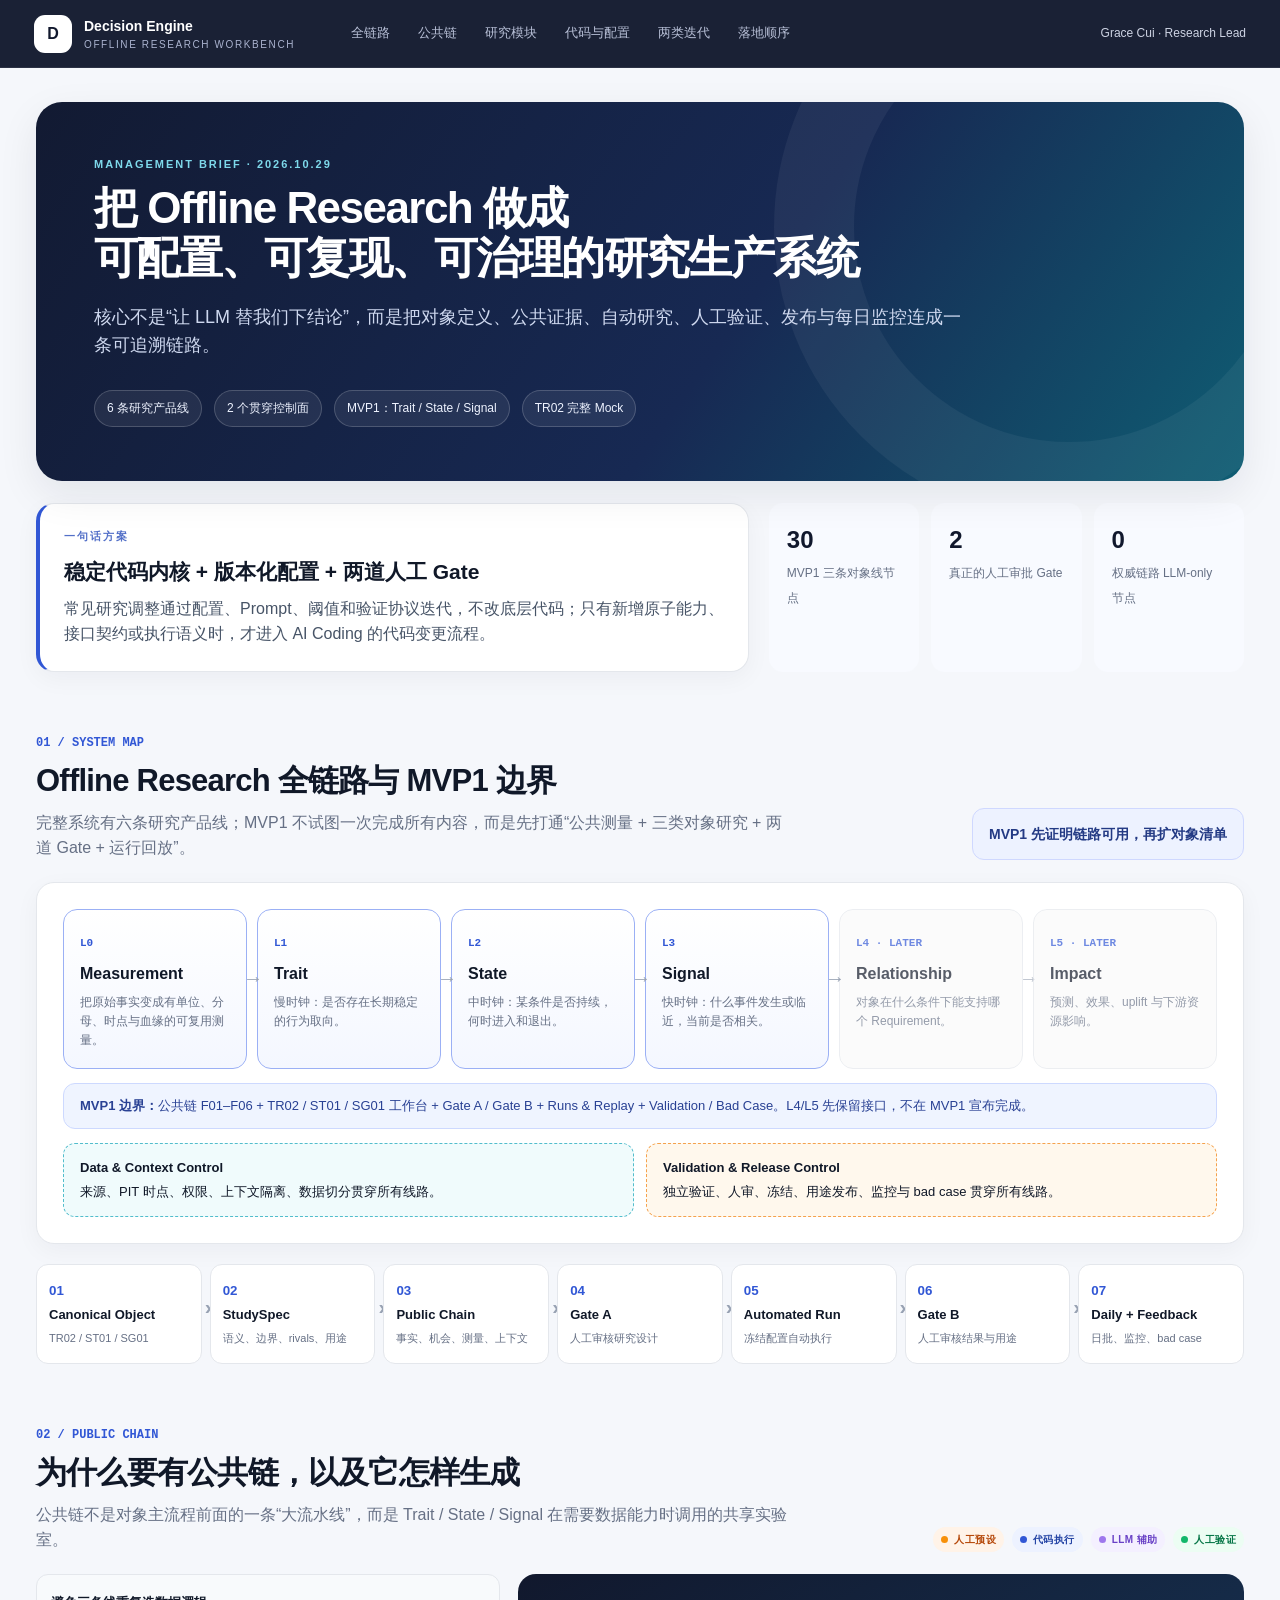
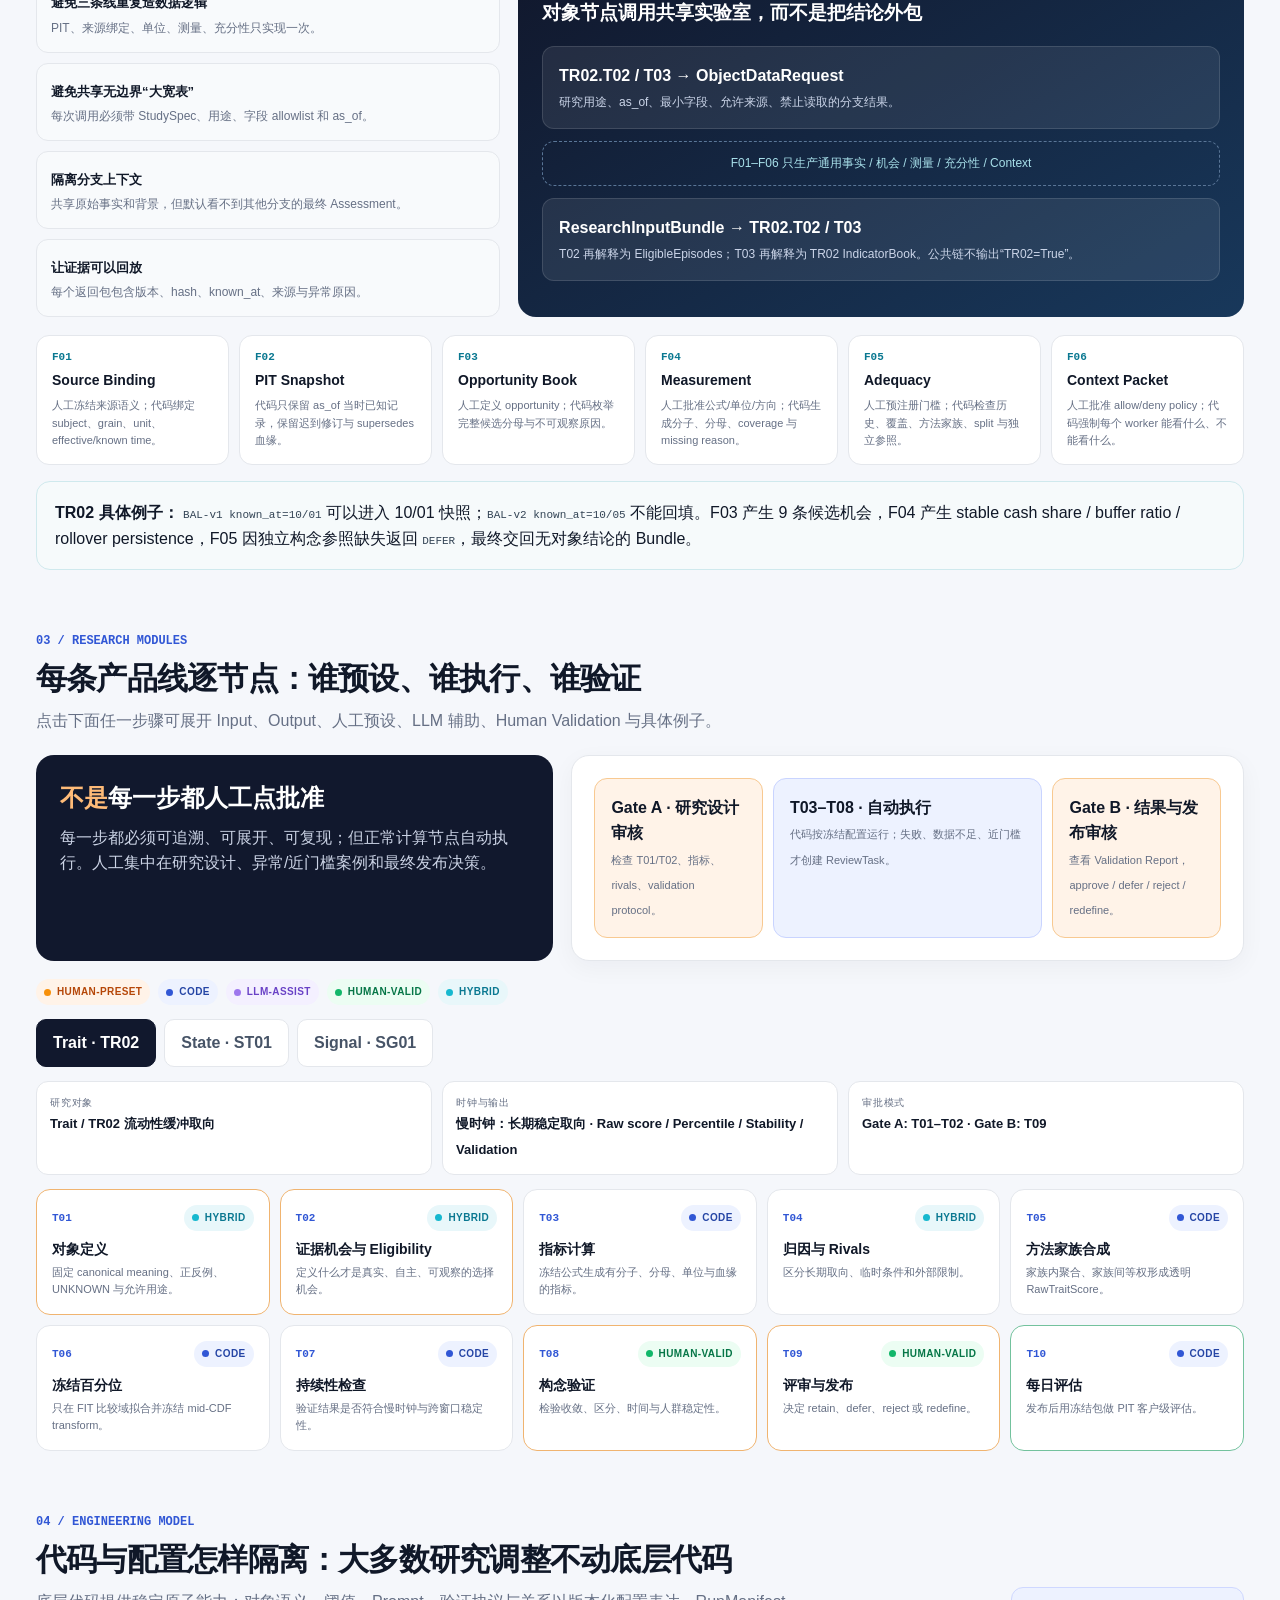
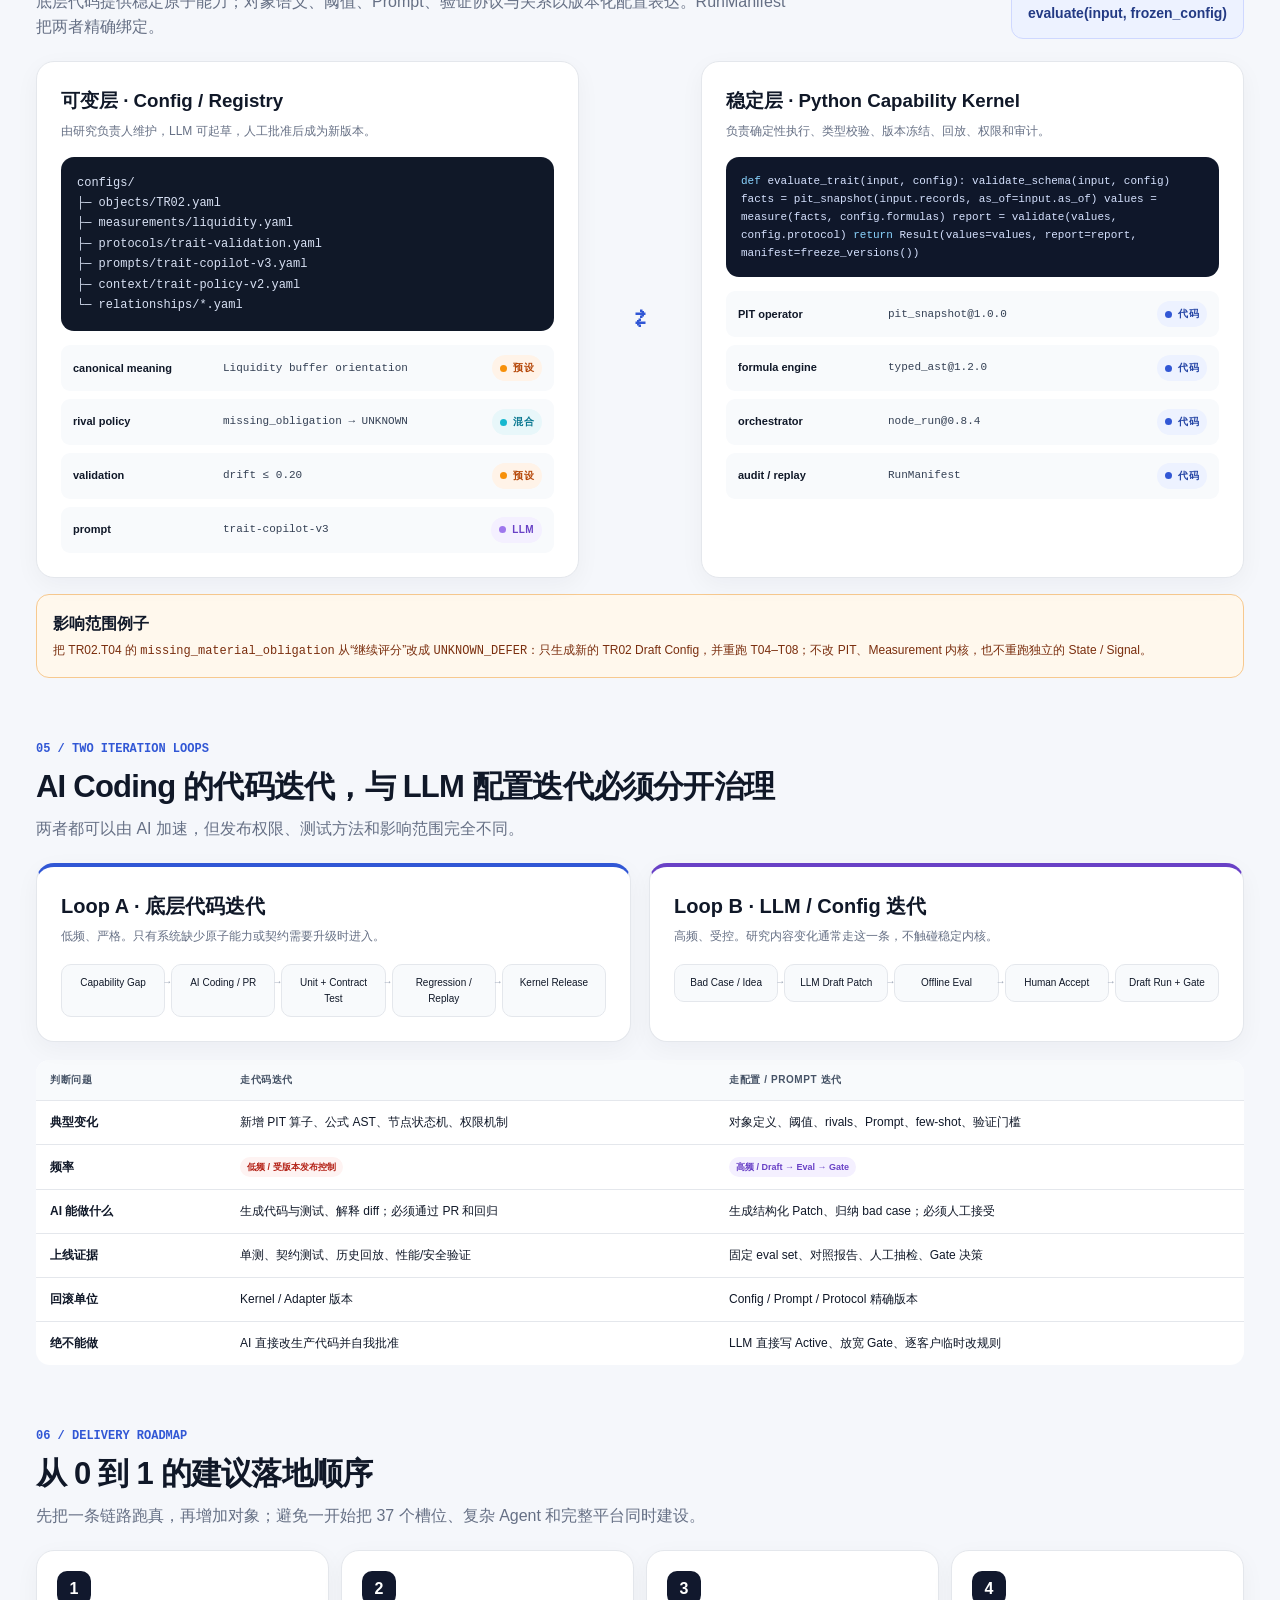
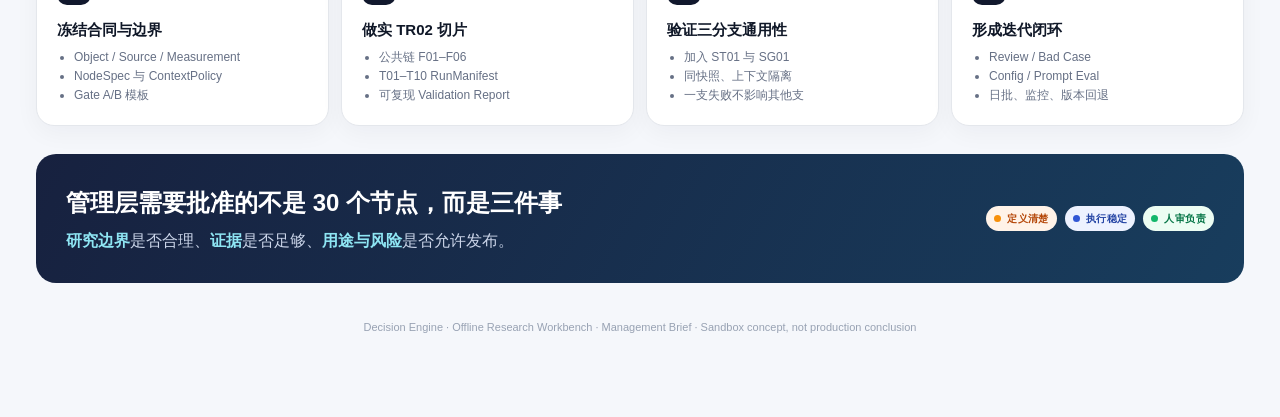
<file: boss_report/index.html>
<!doctype html>
<html lang="zh-CN">
<head>
  <meta charset="utf-8">
  <meta name="viewport" content="width=device-width, initial-scale=1">
  <meta name="description" content="Decision Engine Offline Research Workbench 管理层汇报">
  <title>Offline Research Workbench｜管理层汇报</title>
  <style>
    :root{
      --ink:#101828;--muted:#667085;--line:#e4e7ec;--surface:#fff;--canvas:#f5f7fb;
      --navy:#11182d;--blue:#3157d5;--blue-soft:#edf2ff;--cyan:#0a7891;--cyan-soft:#e8f7fa;
      --orange:#b54708;--orange-soft:#fff3e8;--green:#067647;--green-soft:#ecfdf3;
      --purple:#6941c6;--purple-soft:#f4f0ff;--red:#b42318;--red-soft:#fef3f2;
      --shadow:0 14px 40px rgba(16,24,40,.08);--radius:18px;
    }
    *{box-sizing:border-box}html{scroll-behavior:smooth}body{margin:0;background:var(--canvas);color:var(--ink);font-family:Inter,"PingFang SC","Microsoft YaHei",Arial,sans-serif;line-height:1.58}
    button{font:inherit}.topbar{position:sticky;top:0;z-index:50;height:68px;background:rgba(17,24,45,.96);color:#fff;display:flex;align-items:center;padding:0 34px;border-bottom:1px solid rgba(255,255,255,.08);backdrop-filter:blur(12px)}
    .brand{display:flex;align-items:center;gap:12px;min-width:305px}.brand-mark{width:38px;height:38px;border-radius:11px;background:#fff;color:var(--navy);display:grid;place-items:center;font-weight:900}.brand-copy strong{display:block;font-size:14px}.brand-copy span{display:block;font-size:10px;letter-spacing:.16em;color:#aab3cf}
    .topnav{display:flex;gap:4px;overflow:auto;scrollbar-width:none}.topnav a{color:#b9c1d8;text-decoration:none;padding:9px 12px;border-radius:9px;font-size:13px;white-space:nowrap}.topnav a:hover{background:rgba(255,255,255,.08);color:#fff}.presenter{margin-left:auto;color:#cdd3e3;font-size:12px;white-space:nowrap}
    main{max-width:1440px;margin:0 auto;padding:34px 36px 80px}.hero{background:linear-gradient(125deg,#121a32 0%,#172953 58%,#0f5d73 100%);color:#fff;border-radius:26px;padding:54px 58px;box-shadow:var(--shadow);position:relative;overflow:hidden}.hero:after{content:"";position:absolute;width:430px;height:430px;border-radius:50%;border:80px solid rgba(255,255,255,.05);right:-120px;top:-170px}.eyebrow{font-size:11px;font-weight:800;letter-spacing:.18em;text-transform:uppercase;color:#5370c8;margin-bottom:10px}.hero .eyebrow{color:#7ed9eb}.hero h1{font-size:44px;line-height:1.13;margin:0;letter-spacing:-.035em;max-width:850px}.hero p{font-size:18px;color:#ced8ef;max-width:880px;margin:20px 0 30px}.hero-meta{display:flex;gap:12px;flex-wrap:wrap}.hero-chip{padding:8px 12px;border:1px solid rgba(255,255,255,.18);border-radius:999px;background:rgba(255,255,255,.07);font-size:12px;color:#eef3ff}
    .executive{display:grid;grid-template-columns:1.2fr .8fr;gap:20px;margin-top:22px}.card{background:var(--surface);border:1px solid var(--line);border-radius:var(--radius);box-shadow:0 7px 24px rgba(16,24,40,.045)}.card-body{padding:24px}.thesis{border-left:4px solid var(--blue)}.thesis h2{font-size:21px;margin:0 0 8px}.thesis p{margin:0;color:#475467}.outcome-grid{display:grid;grid-template-columns:repeat(3,1fr);gap:12px}.outcome{padding:18px;border-radius:14px;background:#f8faff}.outcome b{display:block;font-size:24px;color:var(--navy)}.outcome span{font-size:12px;color:var(--muted)}
    section{scroll-margin-top:88px;margin-top:62px}.section-head{display:flex;align-items:flex-end;justify-content:space-between;gap:24px;margin-bottom:22px}.section-head h2{font-size:31px;letter-spacing:-.025em;margin:4px 0}.section-head p{margin:0;color:var(--muted);max-width:760px}.section-no{font-family:ui-monospace,SFMono-Regular,Consolas,monospace;font-size:12px;color:var(--blue);font-weight:800}.key-answer{padding:14px 16px;border-radius:12px;background:var(--blue-soft);border:1px solid #cfd8ff;color:#233a84;font-size:14px;font-weight:700}
    .legend{display:flex;gap:8px;flex-wrap:wrap}.badge{display:inline-flex;align-items:center;gap:6px;padding:5px 8px;border-radius:999px;font-size:10px;font-weight:850;letter-spacing:.04em;white-space:nowrap}.badge:before{content:"";width:7px;height:7px;border-radius:50%}.preset{background:var(--orange-soft);color:var(--orange)}.preset:before{background:#f79009}.code{background:var(--blue-soft);color:#2545a5}.code:before{background:var(--blue)}.llm{background:var(--purple-soft);color:var(--purple)}.llm:before{background:#9e77ed}.human{background:var(--green-soft);color:var(--green)}.human:before{background:#12b76a}.hybrid{background:var(--cyan-soft);color:var(--cyan)}.hybrid:before{background:#16b8cf}
    .architecture{padding:26px;overflow:hidden}.arch-track{display:grid;grid-template-columns:repeat(6,1fr);gap:10px;align-items:stretch}.arch-node{position:relative;padding:18px 16px;border-radius:14px;border:1px solid var(--line);background:#fff;min-height:146px}.arch-node:after{content:"→";position:absolute;right:-17px;top:53px;color:#98a2b3;font-weight:900;font-size:20px;z-index:2}.arch-node:last-child:after{display:none}.arch-node .id{font:800 11px ui-monospace,monospace;color:var(--blue)}.arch-node h3{font-size:16px;margin:8px 0 6px}.arch-node p{font-size:12px;color:var(--muted);margin:0}.arch-node.mvp{border-color:#9bb0f5;background:linear-gradient(180deg,#fff,#f4f7ff)}.arch-node.later{opacity:.7;background:#fafafa}.mvp-band{margin-top:14px;padding:12px 16px;border-radius:12px;background:#eff4ff;border:1px solid #cdd9ff;font-size:13px;color:#294194}.control-planes{display:grid;grid-template-columns:1fr 1fr;gap:12px;margin-top:14px}.control{padding:14px 16px;border-radius:12px;border:1px dashed #98a2b3;font-size:13px}.control strong{display:block;margin-bottom:3px}.control.data{background:#f0fbfc;border-color:#52bdcc}.control.validation{background:#fff8ed;border-color:#f5a24d}
    .mvp-flow{display:grid;grid-template-columns:repeat(7,1fr);gap:8px;margin-top:20px}.flow-node{padding:15px 12px;background:#fff;border:1px solid var(--line);border-radius:12px;position:relative}.flow-node:not(:last-child):after{content:"›";position:absolute;right:-11px;top:25px;color:#98a2b3;font-size:21px;font-weight:900}.flow-node small{display:block;color:var(--blue);font-weight:800}.flow-node b{font-size:13px}.flow-node span{display:block;color:var(--muted);font-size:11px;margin-top:4px}
    .public-layout{display:grid;grid-template-columns:.78fr 1.22fr;gap:18px}.why-list{display:grid;gap:10px}.why{padding:14px;border-radius:12px;background:#f8fafc;border:1px solid var(--line)}.why strong{font-size:13px}.why p{font-size:12px;color:var(--muted);margin:4px 0 0}.call-return{padding:24px;background:linear-gradient(150deg,#11182d,#18385b);color:#fff;border-radius:var(--radius);min-height:100%}.call-return h3{margin:0 0 18px}.callbox,.returnbox{padding:16px;border-radius:12px;background:rgba(255,255,255,.08);border:1px solid rgba(255,255,255,.12)}.callbox b,.returnbox b{display:block}.callbox p,.returnbox p{font-size:12px;color:#cbd5e9;margin:5px 0 0}.lab{margin:12px 0;padding:12px;border:1px dashed #5a7697;border-radius:12px;text-align:center;color:#a8e0ea;font-size:12px}.public-steps{display:grid;grid-template-columns:repeat(6,1fr);gap:10px;margin-top:18px}.public-step{padding:15px;background:#fff;border:1px solid var(--line);border-radius:13px}.public-step .n{color:var(--cyan);font:800 11px ui-monospace,monospace}.public-step h4{margin:6px 0;font-size:14px}.public-step p{font-size:11px;color:var(--muted);margin:0}.public-example{margin-top:16px;padding:18px;border-radius:14px;background:#f6fafb;border:1px solid #cfe9ed}.public-example code{font-family:ui-monospace,Consolas,monospace;font-size:11px;color:#345}
    .review-model{display:grid;grid-template-columns:1fr 1.3fr;gap:18px;margin-bottom:18px}.review-answer{padding:24px;background:var(--navy);color:#fff;border-radius:var(--radius)}.review-answer h3{font-size:24px;margin:0 0 8px}.review-answer p{color:#cbd3e5;margin:0}.review-answer .no{color:#ffbb78}.gate-strip{padding:22px}.gate-flow{display:grid;grid-template-columns:1fr 1.6fr 1fr;gap:10px}.gate{border-radius:13px;padding:16px;border:1px solid var(--line)}.gate.a,.gate.b{background:var(--orange-soft);border-color:#f8c991}.gate.auto{background:var(--blue-soft);border-color:#c9d4ff}.gate strong{display:block}.gate span{font-size:11px;color:var(--muted)}
    .tabs{display:flex;gap:8px;margin-bottom:14px}.tab{border:1px solid var(--line);background:#fff;border-radius:10px;padding:10px 16px;color:#475467;font-weight:750;cursor:pointer}.tab.active{background:var(--navy);border-color:var(--navy);color:#fff}.line-summary{display:grid;grid-template-columns:1fr 1fr 1fr;gap:10px;margin-bottom:14px}.line-summary div{padding:13px;background:#fff;border:1px solid var(--line);border-radius:12px}.line-summary label{display:block;font-size:10px;color:var(--muted);text-transform:uppercase;letter-spacing:.08em}.line-summary strong{font-size:13px}.steps{display:grid;grid-template-columns:repeat(5,1fr);gap:10px}.step-card{border:1px solid var(--line);background:#fff;border-radius:14px;overflow:hidden;transition:.18s ease}.step-card:hover{transform:translateY(-2px);box-shadow:0 9px 20px rgba(16,24,40,.07)}.step-toggle{width:100%;border:0;background:transparent;text-align:left;padding:15px;cursor:pointer;color:inherit}.step-top{display:flex;align-items:center;justify-content:space-between}.step-id{font:850 11px ui-monospace,monospace;color:var(--blue)}.step-card h4{margin:7px 0 4px;font-size:14px}.step-card .purpose{font-size:11px;color:var(--muted);min-height:35px;margin:0}.step-detail{display:none;padding:0 15px 15px;border-top:1px solid var(--line)}.step-card.open .step-detail{display:block}.io{display:grid;grid-template-columns:1fr 1fr;gap:7px;margin-top:12px}.io div{background:#f8fafc;border-radius:8px;padding:8px}.io label{display:block;font-size:9px;color:var(--muted);font-weight:800}.io span{font-size:10px}.responsibility{margin-top:9px;display:grid;gap:6px}.rline{font-size:10px}.rline b{display:inline-block;min-width:74px}.example{margin-top:9px;padding:9px;border-left:3px solid var(--cyan);background:#f2fafb;font-size:10px;color:#344054}.step-card.gate-step{border-color:#f0b470}.step-card.release-step{border-color:#73c29d}
    .config-code{display:grid;grid-template-columns:1fr 90px 1fr;gap:16px;align-items:stretch}.plane{padding:24px}.plane h3{margin:0 0 6px}.plane>p{font-size:12px;color:var(--muted);margin:0 0 16px}.filetree{font:12px/1.7 ui-monospace,Consolas,monospace;background:#101828;color:#d8e1f4;border-radius:13px;padding:16px;white-space:pre-wrap}.bridge{display:grid;place-items:center;color:var(--blue);font-size:24px;font-weight:900}.code-sample{font:11px/1.65 ui-monospace,Consolas,monospace;background:#0f172a;color:#d6e2ff;border-radius:13px;padding:15px;overflow:auto}.k{color:#8bd5ff}.s{color:#a6e3a1}.c{color:#7f8ea8}.config-rows{display:grid;gap:8px;margin-top:14px}.config-row{display:grid;grid-template-columns:140px 1fr auto;gap:10px;align-items:center;padding:10px 12px;background:#f8fafc;border-radius:9px;font-size:11px}.config-row code{color:#344054}.impact{margin-top:16px;padding:16px;background:#fff8ed;border:1px solid #f7c98f;border-radius:13px}.impact strong{display:block}.impact span{font-size:12px;color:#7a2e0e}
    .iteration-grid{display:grid;grid-template-columns:1fr 1fr;gap:18px}.loop{padding:24px;position:relative;overflow:hidden}.loop h3{font-size:20px;margin:0 0 4px}.loop>p{font-size:12px;color:var(--muted);margin:0 0 18px}.loop-steps{display:grid;grid-template-columns:repeat(5,1fr);gap:6px}.loop-step{position:relative;padding:10px 8px;border-radius:10px;background:#f8fafc;border:1px solid var(--line);font-size:10px;text-align:center}.loop-step:not(:last-child):after{content:"→";position:absolute;right:-8px;top:9px;color:#98a2b3;z-index:2}.loop.code-loop{border-top:4px solid var(--blue)}.loop.prompt-loop{border-top:4px solid var(--purple)}.compare{margin-top:18px;width:100%;border-collapse:collapse;background:#fff;border-radius:14px;overflow:hidden}.compare th,.compare td{text-align:left;padding:12px 14px;border-bottom:1px solid var(--line);font-size:12px}.compare th{background:#f8fafc;color:#475467;font-size:10px;text-transform:uppercase;letter-spacing:.06em}.compare td:first-child{font-weight:800;width:190px}.compare tr:last-child td{border-bottom:0}.decision{display:inline-flex;padding:3px 7px;border-radius:999px;font-size:9px;font-weight:800}.rare{background:var(--red-soft);color:var(--red)}.frequent{background:var(--purple-soft);color:var(--purple)}
    .roadmap{display:grid;grid-template-columns:repeat(4,1fr);gap:12px}.phase{padding:20px}.phase .phase-no{width:34px;height:34px;border-radius:10px;display:grid;place-items:center;background:var(--navy);color:#fff;font-weight:850}.phase h3{font-size:15px;margin:13px 0 6px}.phase ul{padding-left:17px;margin:0;color:var(--muted);font-size:12px}.closing{margin-top:28px;background:linear-gradient(120deg,#17213f,#183d5d);border-radius:20px;padding:30px;color:#fff;display:flex;align-items:center;justify-content:space-between;gap:24px}.closing h2{margin:0;font-size:24px}.closing p{margin:6px 0 0;color:#cbd5e9}.closing b{color:#8ee5f3}
    footer{text-align:center;color:#98a2b3;font-size:11px;margin-top:36px}
    @media(max-width:1100px){.arch-track{grid-template-columns:repeat(3,1fr)}.arch-node:nth-child(3):after{display:none}.public-steps{grid-template-columns:repeat(3,1fr)}.steps{grid-template-columns:repeat(2,1fr)}.mvp-flow{grid-template-columns:repeat(3,1fr)}.flow-node:after{display:none}.topnav{display:none}.presenter{margin-left:auto}}
    @media(max-width:760px){main{padding:20px 14px 60px}.topbar{padding:0 14px}.brand{min-width:0}.brand-copy span{display:none}.hero{padding:36px 24px}.hero h1{font-size:32px}.executive,.public-layout,.review-model,.iteration-grid,.config-code{grid-template-columns:1fr}.bridge{transform:rotate(90deg)}.outcome-grid,.line-summary,.control-planes,.roadmap{grid-template-columns:1fr}.arch-track,.public-steps,.steps,.mvp-flow{grid-template-columns:1fr}.arch-node:after,.public-step:after{display:none}.gate-flow{grid-template-columns:1fr}.section-head{display:block}.closing{display:block}.loop-steps{grid-template-columns:1fr}.loop-step:after{display:none}.presenter{display:none}}
    @media print{.topbar{display:none}body{background:#fff}main{max-width:none;padding:0}.hero{box-shadow:none}section{break-inside:avoid;margin-top:34px}.step-detail{display:block}.step-card{break-inside:avoid}.tabs{display:none}}
  </style>
</head>
<body>
  <header class="topbar">
    <div class="brand"><div class="brand-mark">D</div><div class="brand-copy"><strong>Decision Engine</strong><span>OFFLINE RESEARCH WORKBENCH</span></div></div>
    <nav class="topnav" aria-label="汇报章节">
      <a href="#architecture">全链路</a><a href="#public-chain">公共链</a><a href="#research-lines">研究模块</a><a href="#engineering">代码与配置</a><a href="#iterations">两类迭代</a><a href="#roadmap">落地顺序</a>
    </nav>
    <div class="presenter">Grace Cui · Research Lead</div>
  </header>
  <main>
    <section class="hero" style="margin-top:0">
      <div class="eyebrow">Management Brief · 2026.10.29</div>
      <h1>把 Offline Research 做成<br>可配置、可复现、可治理的研究生产系统</h1>
      <p>核心不是“让 LLM 替我们下结论”，而是把对象定义、公共证据、自动研究、人工验证、发布与每日监控连成一条可追溯链路。</p>
      <div class="hero-meta"><span class="hero-chip">6 条研究产品线</span><span class="hero-chip">2 个贯穿控制面</span><span class="hero-chip">MVP1：Trait / State / Signal</span><span class="hero-chip">TR02 完整 Mock</span></div>
    </section>

    <div class="executive">
      <div class="card thesis"><div class="card-body"><div class="eyebrow">一句话方案</div><h2>稳定代码内核 + 版本化配置 + 两道人工 Gate</h2><p>常见研究调整通过配置、Prompt、阈值和验证协议迭代，不改底层代码；只有新增原子能力、接口契约或执行语义时，才进入 AI Coding 的代码变更流程。</p></div></div>
      <div class="outcome-grid"><div class="outcome"><b>30</b><span>MVP1 三条对象线节点</span></div><div class="outcome"><b>2</b><span>真正的人工审批 Gate</span></div><div class="outcome"><b>0</b><span>权威链路 LLM-only 节点</span></div></div>
    </div>

    <section id="architecture">
      <div class="section-head"><div><div class="section-no">01 / SYSTEM MAP</div><h2>Offline Research 全链路与 MVP1 边界</h2><p>完整系统有六条研究产品线；MVP1 不试图一次完成所有内容，而是先打通“公共测量 + 三类对象研究 + 两道 Gate + 运行回放”。</p></div><div class="key-answer">MVP1 先证明链路可用，再扩对象清单</div></div>
      <div class="card architecture">
        <div class="arch-track">
          <div class="arch-node mvp"><span class="id">L0</span><h3>Measurement</h3><p>把原始事实变成有单位、分母、时点与血缘的可复用测量。</p></div>
          <div class="arch-node mvp"><span class="id">L1</span><h3>Trait</h3><p>慢时钟：是否存在长期稳定的行为取向。</p></div>
          <div class="arch-node mvp"><span class="id">L2</span><h3>State</h3><p>中时钟：某条件是否持续，何时进入和退出。</p></div>
          <div class="arch-node mvp"><span class="id">L3</span><h3>Signal</h3><p>快时钟：什么事件发生或临近，当前是否相关。</p></div>
          <div class="arch-node later"><span class="id">L4 · LATER</span><h3>Relationship</h3><p>对象在什么条件下能支持哪个 Requirement。</p></div>
          <div class="arch-node later"><span class="id">L5 · LATER</span><h3>Impact</h3><p>预测、效果、uplift 与下游资源影响。</p></div>
        </div>
        <div class="mvp-band"><strong>MVP1 边界：</strong>公共链 F01–F06 + TR02 / ST01 / SG01 工作台 + Gate A / Gate B + Runs & Replay + Validation / Bad Case。L4/L5 先保留接口，不在 MVP1 宣布完成。</div>
        <div class="control-planes"><div class="control data"><strong>Data & Context Control</strong>来源、PIT 时点、权限、上下文隔离、数据切分贯穿所有线路。</div><div class="control validation"><strong>Validation & Release Control</strong>独立验证、人审、冻结、用途发布、监控与 bad case 贯穿所有线路。</div></div>
      </div>
      <div class="mvp-flow" aria-label="MVP1 端到端流程">
        <div class="flow-node"><small>01</small><b>Canonical Object</b><span>TR02 / ST01 / SG01</span></div>
        <div class="flow-node"><small>02</small><b>StudySpec</b><span>语义、边界、rivals、用途</span></div>
        <div class="flow-node"><small>03</small><b>Public Chain</b><span>事实、机会、测量、上下文</span></div>
        <div class="flow-node"><small>04</small><b>Gate A</b><span>人工审核研究设计</span></div>
        <div class="flow-node"><small>05</small><b>Automated Run</b><span>冻结配置自动执行</span></div>
        <div class="flow-node"><small>06</small><b>Gate B</b><span>人工审核结果与用途</span></div>
        <div class="flow-node"><small>07</small><b>Daily + Feedback</b><span>日批、监控、bad case</span></div>
      </div>
    </section>

    <section id="public-chain">
      <div class="section-head"><div><div class="section-no">02 / PUBLIC CHAIN</div><h2>为什么要有公共链，以及它怎样生成</h2><p>公共链不是对象主流程前面的一条“大流水线”，而是 Trait / State / Signal 在需要数据能力时调用的共享实验室。</p></div><div class="legend"><span class="badge preset">人工预设</span><span class="badge code">代码执行</span><span class="badge llm">LLM 辅助</span><span class="badge human">人工验证</span></div></div>
      <div class="public-layout">
        <div class="why-list">
          <div class="why"><strong>避免三条线重复造数据逻辑</strong><p>PIT、来源绑定、单位、测量、充分性只实现一次。</p></div>
          <div class="why"><strong>避免共享无边界“大宽表”</strong><p>每次调用必须带 StudySpec、用途、字段 allowlist 和 as_of。</p></div>
          <div class="why"><strong>隔离分支上下文</strong><p>共享原始事实和背景，但默认看不到其他分支的最终 Assessment。</p></div>
          <div class="why"><strong>让证据可以回放</strong><p>每个返回包包含版本、hash、known_at、来源与异常原因。</p></div>
        </div>
        <div class="call-return">
          <h3>对象节点调用共享实验室，而不是把结论外包</h3>
          <div class="callbox"><b>TR02.T02 / T03 → ObjectDataRequest</b><p>研究用途、as_of、最小字段、允许来源、禁止读取的分支结果。</p></div>
          <div class="lab">F01–F06 只生产通用事实 / 机会 / 测量 / 充分性 / Context</div>
          <div class="returnbox"><b>ResearchInputBundle → TR02.T02 / T03</b><p>T02 再解释为 EligibleEpisodes；T03 再解释为 TR02 IndicatorBook。公共链不输出“TR02=True”。</p></div>
        </div>
      </div>
      <div class="public-steps">
        <div class="public-step"><div class="n">F01</div><h4>Source Binding</h4><p>人工冻结来源语义；代码绑定 subject、grain、unit、effective/known time。</p></div>
        <div class="public-step"><div class="n">F02</div><h4>PIT Snapshot</h4><p>代码只保留 as_of 当时已知记录，保留迟到修订与 supersedes 血缘。</p></div>
        <div class="public-step"><div class="n">F03</div><h4>Opportunity Book</h4><p>人工定义 opportunity；代码枚举完整候选分母与不可观察原因。</p></div>
        <div class="public-step"><div class="n">F04</div><h4>Measurement</h4><p>人工批准公式/单位/方向；代码生成分子、分母、coverage 与 missing reason。</p></div>
        <div class="public-step"><div class="n">F05</div><h4>Adequacy</h4><p>人工预注册门槛；代码检查历史、覆盖、方法家族、split 与独立参照。</p></div>
        <div class="public-step"><div class="n">F06</div><h4>Context Packet</h4><p>人工批准 allow/deny policy；代码强制每个 worker 能看什么、不能看什么。</p></div>
      </div>
      <div class="public-example"><strong>TR02 具体例子：</strong> <code>BAL-v1 known_at=10/01</code> 可以进入 10/01 快照；<code>BAL-v2 known_at=10/05</code> 不能回填。F03 产生 9 条候选机会，F04 产生 stable cash share / buffer ratio / rollover persistence，F05 因独立构念参照缺失返回 <code>DEFER</code>，最终交回无对象结论的 Bundle。</div>
    </section>

    <section id="research-lines">
      <div class="section-head"><div><div class="section-no">03 / RESEARCH MODULES</div><h2>每条产品线逐节点：谁预设、谁执行、谁验证</h2><p>点击下面任一步骤可展开 Input、Output、人工预设、LLM 辅助、Human Validation 与具体例子。</p></div></div>
      <div class="review-model">
        <div class="review-answer"><h3><span class="no">不是</span>每一步都人工点批准</h3><p>每一步都必须可追溯、可展开、可复现；但正常计算节点自动执行。人工集中在研究设计、异常/近门槛案例和最终发布决策。</p></div>
        <div class="card gate-strip"><div class="gate-flow"><div class="gate a"><strong>Gate A · 研究设计审核</strong><span>检查 T01/T02、指标、rivals、validation protocol。</span></div><div class="gate auto"><strong>T03–T08 · 自动执行</strong><span>代码按冻结配置运行；失败、数据不足、近门槛才创建 ReviewTask。</span></div><div class="gate b"><strong>Gate B · 结果与发布审核</strong><span>查看 Validation Report，approve / defer / reject / redefine。</span></div></div></div>
      </div>
      <div class="legend" style="margin-bottom:14px"><span class="badge preset">HUMAN-PRESET</span><span class="badge code">CODE</span><span class="badge llm">LLM-ASSIST</span><span class="badge human">HUMAN-VALID</span><span class="badge hybrid">HYBRID</span></div>
      <div class="tabs" role="tablist" aria-label="研究产品线"><button class="tab active" data-line="trait">Trait · TR02</button><button class="tab" data-line="state">State · ST01</button><button class="tab" data-line="signal">Signal · SG01</button></div>
      <div id="line-summary" class="line-summary"></div>
      <div id="steps" class="steps" aria-live="polite"></div>
    </section>

    <section id="engineering">
      <div class="section-head"><div><div class="section-no">04 / ENGINEERING MODEL</div><h2>代码与配置怎样隔离：大多数研究调整不动底层代码</h2><p>底层代码提供稳定原子能力；对象语义、阈值、Prompt、验证协议与关系以版本化配置表达。RunManifest 把两者精确绑定。</p></div><div class="key-answer">evaluate(input, frozen_config)</div></div>
      <div class="config-code">
        <div class="card plane"><h3>可变层 · Config / Registry</h3><p>由研究负责人维护，LLM 可起草，人工批准后成为新版本。</p><div class="filetree">configs/
├─ objects/TR02.yaml
├─ measurements/liquidity.yaml
├─ protocols/trait-validation.yaml
├─ prompts/trait-copilot-v3.yaml
├─ context/trait-policy-v2.yaml
└─ relationships/*.yaml</div><div class="config-rows"><div class="config-row"><b>canonical meaning</b><code>Liquidity buffer orientation</code><span class="badge preset">预设</span></div><div class="config-row"><b>rival policy</b><code>missing_obligation → UNKNOWN</code><span class="badge hybrid">混合</span></div><div class="config-row"><b>validation</b><code>drift ≤ 0.20</code><span class="badge preset">预设</span></div><div class="config-row"><b>prompt</b><code>trait-copilot-v3</code><span class="badge llm">LLM</span></div></div></div>
        <div class="bridge">⇄</div>
        <div class="card plane"><h3>稳定层 · Python Capability Kernel</h3><p>负责确定性执行、类型校验、版本冻结、回放、权限和审计。</p><div class="code-sample"><span class="k">def</span> evaluate_trait(input, config):
  validate_schema(input, config)
  facts = pit_snapshot(input.records,
                       as_of=input.as_of)
  values = measure(facts, config.formulas)
  report = validate(values, config.protocol)
  <span class="k">return</span> Result(values=values,
                report=report,
                manifest=freeze_versions())</div><div class="config-rows"><div class="config-row"><b>PIT operator</b><code>pit_snapshot@1.0.0</code><span class="badge code">代码</span></div><div class="config-row"><b>formula engine</b><code>typed_ast@1.2.0</code><span class="badge code">代码</span></div><div class="config-row"><b>orchestrator</b><code>node_run@0.8.4</code><span class="badge code">代码</span></div><div class="config-row"><b>audit / replay</b><code>RunManifest</code><span class="badge code">代码</span></div></div></div>
      </div>
      <div class="impact"><strong>影响范围例子</strong><span>把 TR02.T04 的 <code>missing_material_obligation</code> 从“继续评分”改成 <code>UNKNOWN_DEFER</code>：只生成新的 TR02 Draft Config，并重跑 T04–T08；不改 PIT、Measurement 内核，也不重跑独立的 State / Signal。</span></div>
    </section>

    <section id="iterations">
      <div class="section-head"><div><div class="section-no">05 / TWO ITERATION LOOPS</div><h2>AI Coding 的代码迭代，与 LLM 配置迭代必须分开治理</h2><p>两者都可以由 AI 加速，但发布权限、测试方法和影响范围完全不同。</p></div></div>
      <div class="iteration-grid">
        <div class="card loop code-loop"><h3>Loop A · 底层代码迭代</h3><p>低频、严格。只有系统缺少原子能力或契约需要升级时进入。</p><div class="loop-steps"><div class="loop-step">Capability Gap</div><div class="loop-step">AI Coding / PR</div><div class="loop-step">Unit + Contract Test</div><div class="loop-step">Regression / Replay</div><div class="loop-step">Kernel Release</div></div></div>
        <div class="card loop prompt-loop"><h3>Loop B · LLM / Config 迭代</h3><p>高频、受控。研究内容变化通常走这一条，不触碰稳定内核。</p><div class="loop-steps"><div class="loop-step">Bad Case / Idea</div><div class="loop-step">LLM Draft Patch</div><div class="loop-step">Offline Eval</div><div class="loop-step">Human Accept</div><div class="loop-step">Draft Run + Gate</div></div></div>
      </div>
      <table class="compare">
        <thead><tr><th>判断问题</th><th>走代码迭代</th><th>走配置 / Prompt 迭代</th></tr></thead>
        <tbody>
          <tr><td>典型变化</td><td>新增 PIT 算子、公式 AST、节点状态机、权限机制</td><td>对象定义、阈值、rivals、Prompt、few-shot、验证门槛</td></tr>
          <tr><td>频率</td><td><span class="decision rare">低频 / 受版本发布控制</span></td><td><span class="decision frequent">高频 / Draft → Eval → Gate</span></td></tr>
          <tr><td>AI 能做什么</td><td>生成代码与测试、解释 diff；必须通过 PR 和回归</td><td>生成结构化 Patch、归纳 bad case；必须人工接受</td></tr>
          <tr><td>上线证据</td><td>单测、契约测试、历史回放、性能/安全验证</td><td>固定 eval set、对照报告、人工抽检、Gate 决策</td></tr>
          <tr><td>回滚单位</td><td>Kernel / Adapter 版本</td><td>Config / Prompt / Protocol 精确版本</td></tr>
          <tr><td>绝不能做</td><td>AI 直接改生产代码并自我批准</td><td>LLM 直接写 Active、放宽 Gate、逐客户临时改规则</td></tr>
        </tbody>
      </table>
    </section>

    <section id="roadmap">
      <div class="section-head"><div><div class="section-no">06 / DELIVERY ROADMAP</div><h2>从 0 到 1 的建议落地顺序</h2><p>先把一条链路跑真，再增加对象；避免一开始把 37 个槽位、复杂 Agent 和完整平台同时建设。</p></div></div>
      <div class="roadmap"><div class="card phase"><div class="phase-no">1</div><h3>冻结合同与边界</h3><ul><li>Object / Source / Measurement</li><li>NodeSpec 与 ContextPolicy</li><li>Gate A/B 模板</li></ul></div><div class="card phase"><div class="phase-no">2</div><h3>做实 TR02 切片</h3><ul><li>公共链 F01–F06</li><li>T01–T10 RunManifest</li><li>可复现 Validation Report</li></ul></div><div class="card phase"><div class="phase-no">3</div><h3>验证三分支通用性</h3><ul><li>加入 ST01 与 SG01</li><li>同快照、上下文隔离</li><li>一支失败不影响其他支</li></ul></div><div class="card phase"><div class="phase-no">4</div><h3>形成迭代闭环</h3><ul><li>Review / Bad Case</li><li>Config / Prompt Eval</li><li>日批、监控、版本回退</li></ul></div></div>
      <div class="closing"><div><h2>管理层需要批准的不是 30 个节点，而是三件事</h2><p><b>研究边界</b>是否合理、<b>证据</b>是否足够、<b>用途与风险</b>是否允许发布。</p></div><div class="legend"><span class="badge preset">定义清楚</span><span class="badge code">执行稳定</span><span class="badge human">人审负责</span></div></div>
    </section>
    <footer>Decision Engine · Offline Research Workbench · Management Brief · Sandbox concept, not production conclusion</footer>
  </main>
  <script>
    const lines = {
      trait:{label:"Trait / TR02 流动性缓冲取向",clock:"慢时钟：长期稳定取向",result:"Raw score / Percentile / Stability / Validation",gate:"Gate A: T01–T02 · Gate B: T09",steps:[
        ["T01","对象定义","固定 canonical meaning、正反例、UNKNOWN 与允许用途。","Canonical Registry","TraitStudySpec","含义、边界、候选指标家族、rivals、用途","起草 StudySpec、补边界案例","逐项审核并批准定义版本","TR02 不是“当前现金高”，也不是购买概率。","hybrid"],
        ["T02","证据机会与 Eligibility","定义什么才是真实、自主、可观察的选择机会。","StudySpec + OpportunityBook","EligibleEpisodeSet","自主选择、eligible 分母、排除规则、reason codes","从 bad case 建议边界与 reason code","审核分母和排除边界","120 个候选机会 → 84 个 eligible；强制行为排除。","hybrid"],
        ["T03","指标计算","冻结公式生成有分子、分母、单位与血缘的指标。","EligibleEpisodes + Measurements","IndicatorBook","公式、单位、方向、窗口、零分母政策","建议公式/字段映射/测试","审核语义、血缘、单测","stable cash share=.70；buffer ratio=3.20。","code"],
        ["T04","归因与 Rivals","区分长期取向、临时条件和外部限制。","IndicatorBook + rival facts","RivalReport","rival taxonomy、证据优先级、unknown/defer","归纳解释、生成案例摘要","判断 rival 是否完整、归因是否充分","4 个 episode 缺少大额义务信息 → UNKNOWN_DEFER。","hybrid"],
        ["T05","方法家族合成","家族内聚合、家族间等权形成透明 RawTraitScore。","Aligned indicators","RawTraitScoreSet","家族边界、聚合、缺失不补 0","比较候选方案与差异","审核预注册方案和缺失处理","两个方法家族合成 raw score=.792。","code"],
        ["T06","冻结百分位","只在 FIT 比较域拟合并冻结 mid-CDF transform。","FIT scores + domain","Percentiles","比较域、FIT-only、mid-CDF、版本政策","解释 transform 与文档一致性","审核可比性、split 安全、冻结版本","raw .792 → FIT percentile .81；不是购买概率。","code"],
        ["T07","持续性检查","验证结果是否符合慢时钟与跨窗口稳定性。","P03 grid + split-half","StabilityReport","窗口网格、最低 episodes、drift 门槛","归纳失败模式","审核窗口与门槛，禁止事后放宽","两半 percentile .78/.84，drift=.06≤.20。","code"],
        ["T08","构念验证","检验收敛、区分、时间与人群稳定性。","Reference + protected splits","TraitValidation","独立参照、group/time split、成功门槛","整理证据、发现报告缺口","负责人解释结果并签字","独立参照缺失 → NOT_YET_DEMONSTRATED。","human"],
        ["T09","评审与发布","决定 retain、defer、reject 或 redefine。","Validation + evidence pack","ReleaseDecision","Gate B 条件、必需证据、用途、回滚","生成证据摘要和未解决风险","治理负责人作 Gate B 最终决策","当前建议 DEFER，不允许生产发布。","human"],
        ["T10","每日评估","发布后用冻结包做 PIT 客户级评估。","ReleaseBundle + PIT facts","TraitAssessment","refresh、expiry、supersedes、QA/申诉","只基于 trace 生成解释","抽样 QA、申诉和 bad-case review","无 Gate B ReleaseBundle，因此 T10 锁定。","code"]]},
      state:{label:"State / ST01 流动性积累状态",clock:"中时钟：进入、保持与退出",result:"T/F/U / Severity / Episode / Duration",gate:"Gate A: S01–S03 · Gate B: S08",steps:[
        ["S01","状态定义","固定状态语义、方向、进入/保持/退出与 UNKNOWN。","Canonical State","StateStudySpec","状态语义、时间尺度、进出、rivals","拆解语义、提出 feature 候选","审核 StudySpec","ST01=相对自身基线持续异常积累，不是单日余额高。","hybrid"],
        ["S02","纵向特征","构造 PIT 安全的时间序列 FeatureRows。","PIT facts","FeatureRows","事实字段、时间粒度、前缀安全、覆盖","起草 feature DAG 与测试","审核来源、时点、单位","按周生成 liquid_assets、commitments、net_flow。","code"],
        ["S03","进入前基线","形成进入前 baseline 并冻结 anchor。","Pre-entry rows","BaselineArtifact","baseline 家族、lookback、anchor、防泄漏","提出 baseline 候选","审核 lookback 和适用性","进入后不滚动基线，避免吸收 episode 信号。","hybrid"],
        ["S04","持续性","研究进入、保持、短缺测和退出 hysteresis。","Baseline + P04 grid","PersistenceEvidence","K/M 网格、最短持续、短缺测、退出","归纳持续期 bad case","冻结进出规则","候选：连续 3/4 周超过门槛才进入。","code"],
        ["S05","竞争解释","排除工资、季节、内部转账、计划流量等解释。","Episodes + rivals","RivalReport","rival taxonomy、扣除政策、UNKNOWN","归纳 trace 与文本解释","审核归因充分性","计划性资产出售带来的积累不直接命名 ST01。","hybrid"],
        ["S06","模型比较","比较规则、IID、HMM 与空模型。","Shared features/splits","ModelEvidence","模型菜单、共同 split、指标、复杂度 gate","生成实验配置和摘要","判断复杂模型是否可信改善","HMM 若无显著改善，保留透明规则模型。","code"],
        ["S07","语义协调","判断匿名统计 component 能否命名为 ST01。","Components + reference","ReconciliationDecision","独立参照、命名证据、冲突条件","比较 component profile","专家决定命名/defer/reject","component 2 若与 ST01 语义冲突则 defer。","human"],
        ["S08","冻结与确认","冻结版本并在未使用分区确认。","Selected model + policies","StateReleaseDecision","freeze 内容、confirmation split、门槛、用途","检查 evidence pack 完整性","Gate B 审核与签字","通过确认集后才产生 ST01 ReleaseBundle。","human"],
        ["S09","每日推断","用发布包按顺序生成客户 StateEpisode。","ReleaseBundle + daily facts","StateAssessment","状态延续、缺测、版本与失效","生成可追溯解释","抽样 QA 和申诉","输出 T/F/U、severity、entered_at、duration。","code"],
        ["S10","状态监控","监控覆盖、持续期、漂移、source 和未知率。","Daily assessments","MonitorFinding","告警门槛、分群、回退、bad case","聚类异常与摘要","决定调查、回退或新研究版本","UNKNOWN 激增触发 review，不自动改模型。","hybrid"]]},
      signal:{label:"Signal / SG01 定存到期临近",clock:"快时钟：事件发生或临近",result:"Occurrence / T/F/U / Time / Relevance",gate:"Gate A: G01–G03 · Gate B: G08",steps:[
        ["G01","事件定义","固定事件语义、scope、T/F/U 和候选窗口。","Canonical Signal","SignalDefinition","事件语义、候选窗口、T/F/U、用途","拆解描述、提出边界案例","审核 SignalDefinition","SG01=有效归属合同进入冻结到期窗口。","hybrid"],
        ["G02","合同适配","把各来源合同统一到类型化事实。","PIT contract facts","NormalizedContractFact","来源优先级、字段映射、时点、单位","建议 adapter 与 schema diff","Data Owner 审核映射","due_at 冲突时返回 UNKNOWN，不猜日期。","code"],
        ["G03","事件去重","定义一个事件及其 stable occurrence ID。","Normalized facts","CandidateOccurrence","stable key、去重、supersedes、reopen","归纳重复模式","审核生命周期规则","同一合同每天出现不等于每天新建事件。","code"],
        ["G04","确定性评估","按冻结窗口计算 T/F/U。","Occurrence + as_of","SignalEvaluation","窗口边界、时区、冲突和 UNKNOWN","生成边界测试","审核窗口语义","到期日在未来 14 天内 → T；资料冲突 → U。","code"],
        ["G05","范围与冲突","检查 ownership、scope、失效与竞争解释。","Evaluation + context","ScopeDecision","归属、失效、产品状态、conflict","归纳异常原因","审核 scope 与冲突政策","已终止或不属该客户的合同不进入有效结果。","hybrid"],
        ["G06","相关性隔离","把 occurrence、daily evaluation、relevance 分开。","Occurrence + business context","RelevanceEvidence","relevance horizon、用途、可行性","解释已授权背景","审核不能把相关性当发生事实","事件可发生但对当前工作不一定 relevant。","hybrid"],
        ["G07","事件验证","用独立合同参照验证 detector。","Protected reference","SignalValidation","标签、split、precision/recall、adverse checks","整理误报/漏报","负责人签字","用合同真值而非销售反应作为 SG01 标签。","human"],
        ["G08","冻结发布","冻结 detector、adapter、窗口和用途。","Validation + evidence pack","SignalReleaseDecision","版本依赖、用途、有效期、回滚","检查证据完整性","Gate B 决策","批准后才能进入每日 SG01 评估。","human"],
        ["G09","每日评估","对具体合同每日评估并维护 occurrence。","ReleaseBundle + PIT facts","SignalAssessment","刷新、expiry、supersedes、QA","基于 trace 生成解释","抽样 QA 和申诉","输出 T/F/U、due_at、days_to_event、relevance。","code"],
        ["G10","事件监控","监控来源、重复率、生命周期和 UNKNOWN。","Daily signal outputs","MonitorFinding","覆盖、重复、延迟、未知、回退门槛","聚类 bad case","决定修源、修配置或新版本","due_at 来源变化导致 UNKNOWN 激增时告警。","hybrid"]]}
    };
    const typeLabel={hybrid:"HYBRID",code:"CODE",human:"HUMAN-VALID"};
    function renderLine(key){
      const line=lines[key];
      document.querySelectorAll('.tab').forEach(b=>b.classList.toggle('active',b.dataset.line===key));
      document.getElementById('line-summary').innerHTML=`<div><label>研究对象</label><strong>${line.label}</strong></div><div><label>时钟与输出</label><strong>${line.clock} · ${line.result}</strong></div><div><label>审批模式</label><strong>${line.gate}</strong></div>`;
      document.getElementById('steps').innerHTML=line.steps.map((s,i)=>`<article class="step-card ${[0,1,7,8].includes(i)?'gate-step':''} ${i===9?'release-step':''}"><button class="step-toggle" aria-expanded="false"><div class="step-top"><span class="step-id">${s[0]}</span><span class="badge ${s[9]}">${typeLabel[s[9]]}</span></div><h4>${s[1]}</h4><p class="purpose">${s[2]}</p></button><div class="step-detail"><div class="io"><div><label>INPUT</label><span>${s[3]}</span></div><div><label>OUTPUT</label><span>${s[4]}</span></div></div><div class="responsibility"><div class="rline"><b>人工预设</b>${s[5]}</div><div class="rline"><b>LLM 辅助</b>${s[6]}</div><div class="rline"><b>人工验证</b>${s[7]}</div></div><div class="example"><b>例子：</b>${s[8]}</div></div></article>`).join('');
      document.querySelectorAll('.step-toggle').forEach(btn=>btn.addEventListener('click',()=>{const card=btn.closest('.step-card');const open=card.classList.toggle('open');btn.setAttribute('aria-expanded',String(open));}));
    }
    document.querySelectorAll('.tab').forEach(btn=>btn.addEventListener('click',()=>renderLine(btn.dataset.line)));
    renderLine('trait');
  </script>
</body>
</html>
</file>
